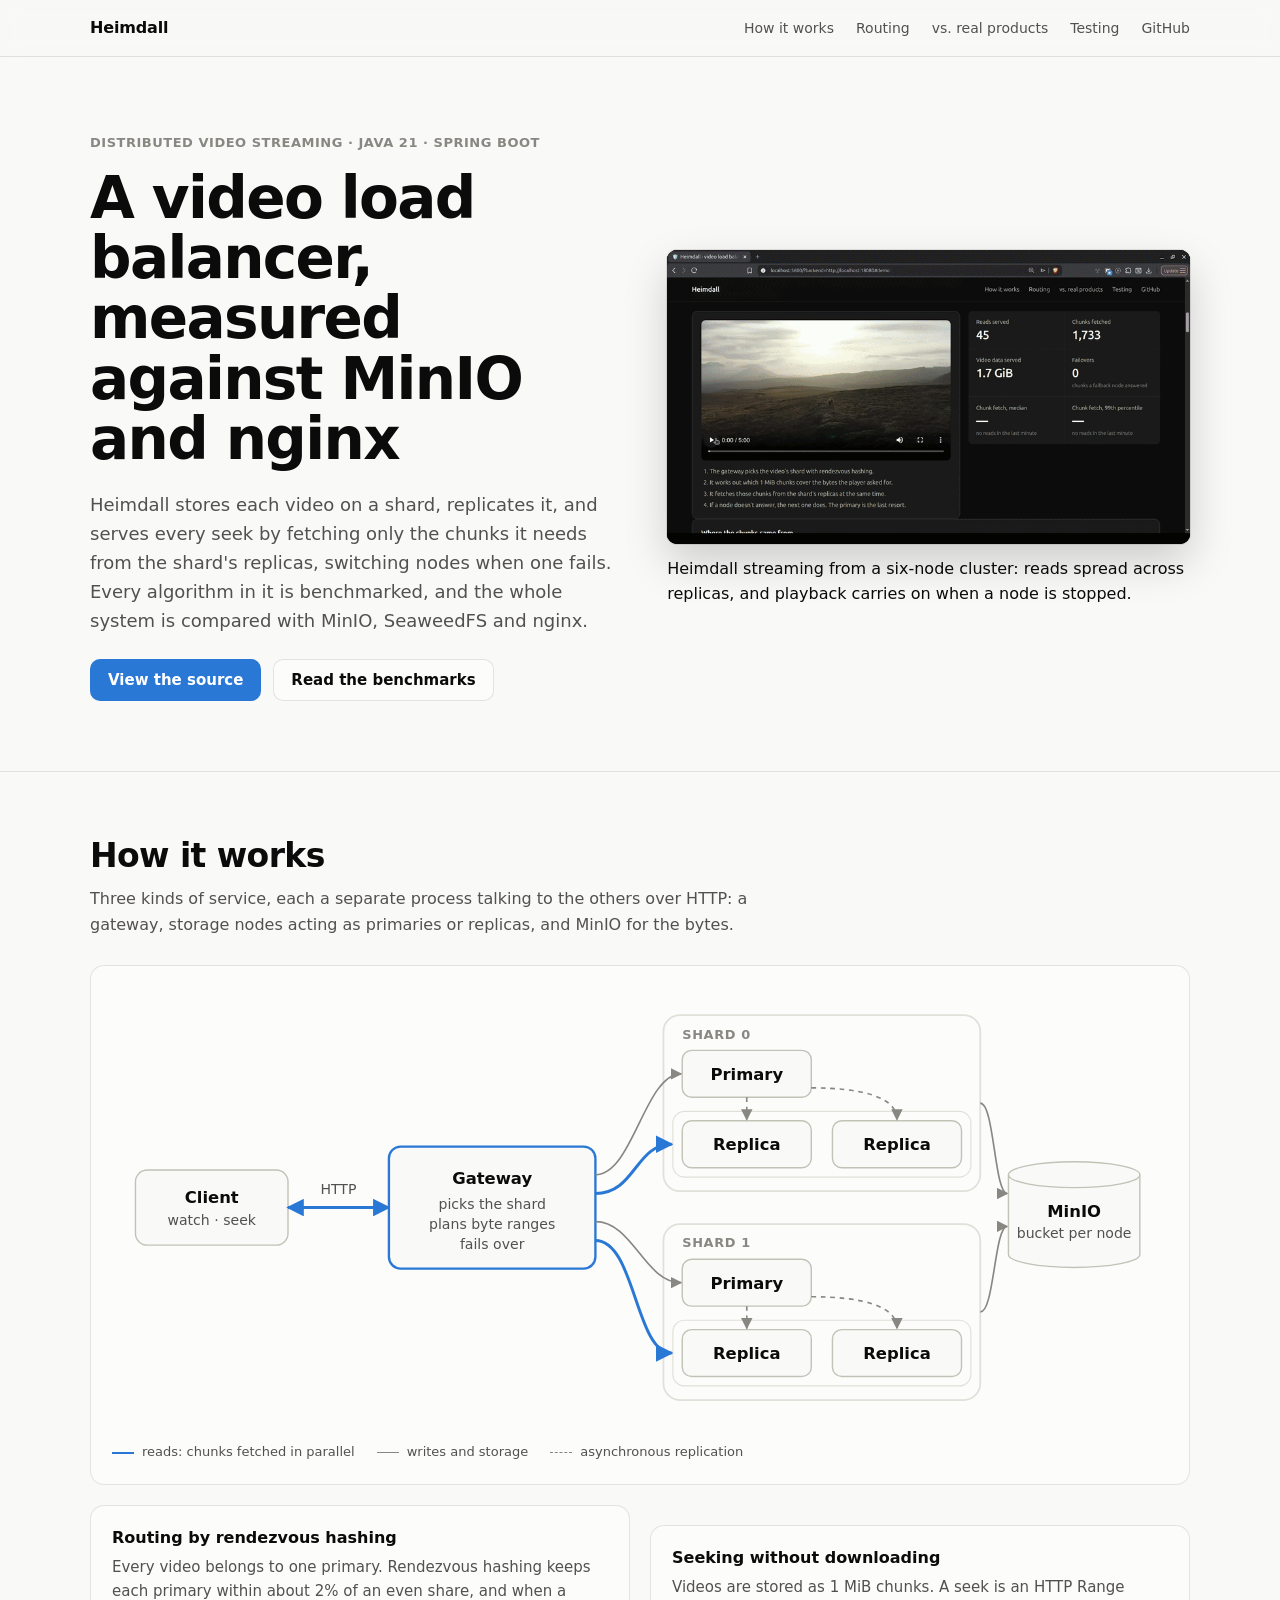
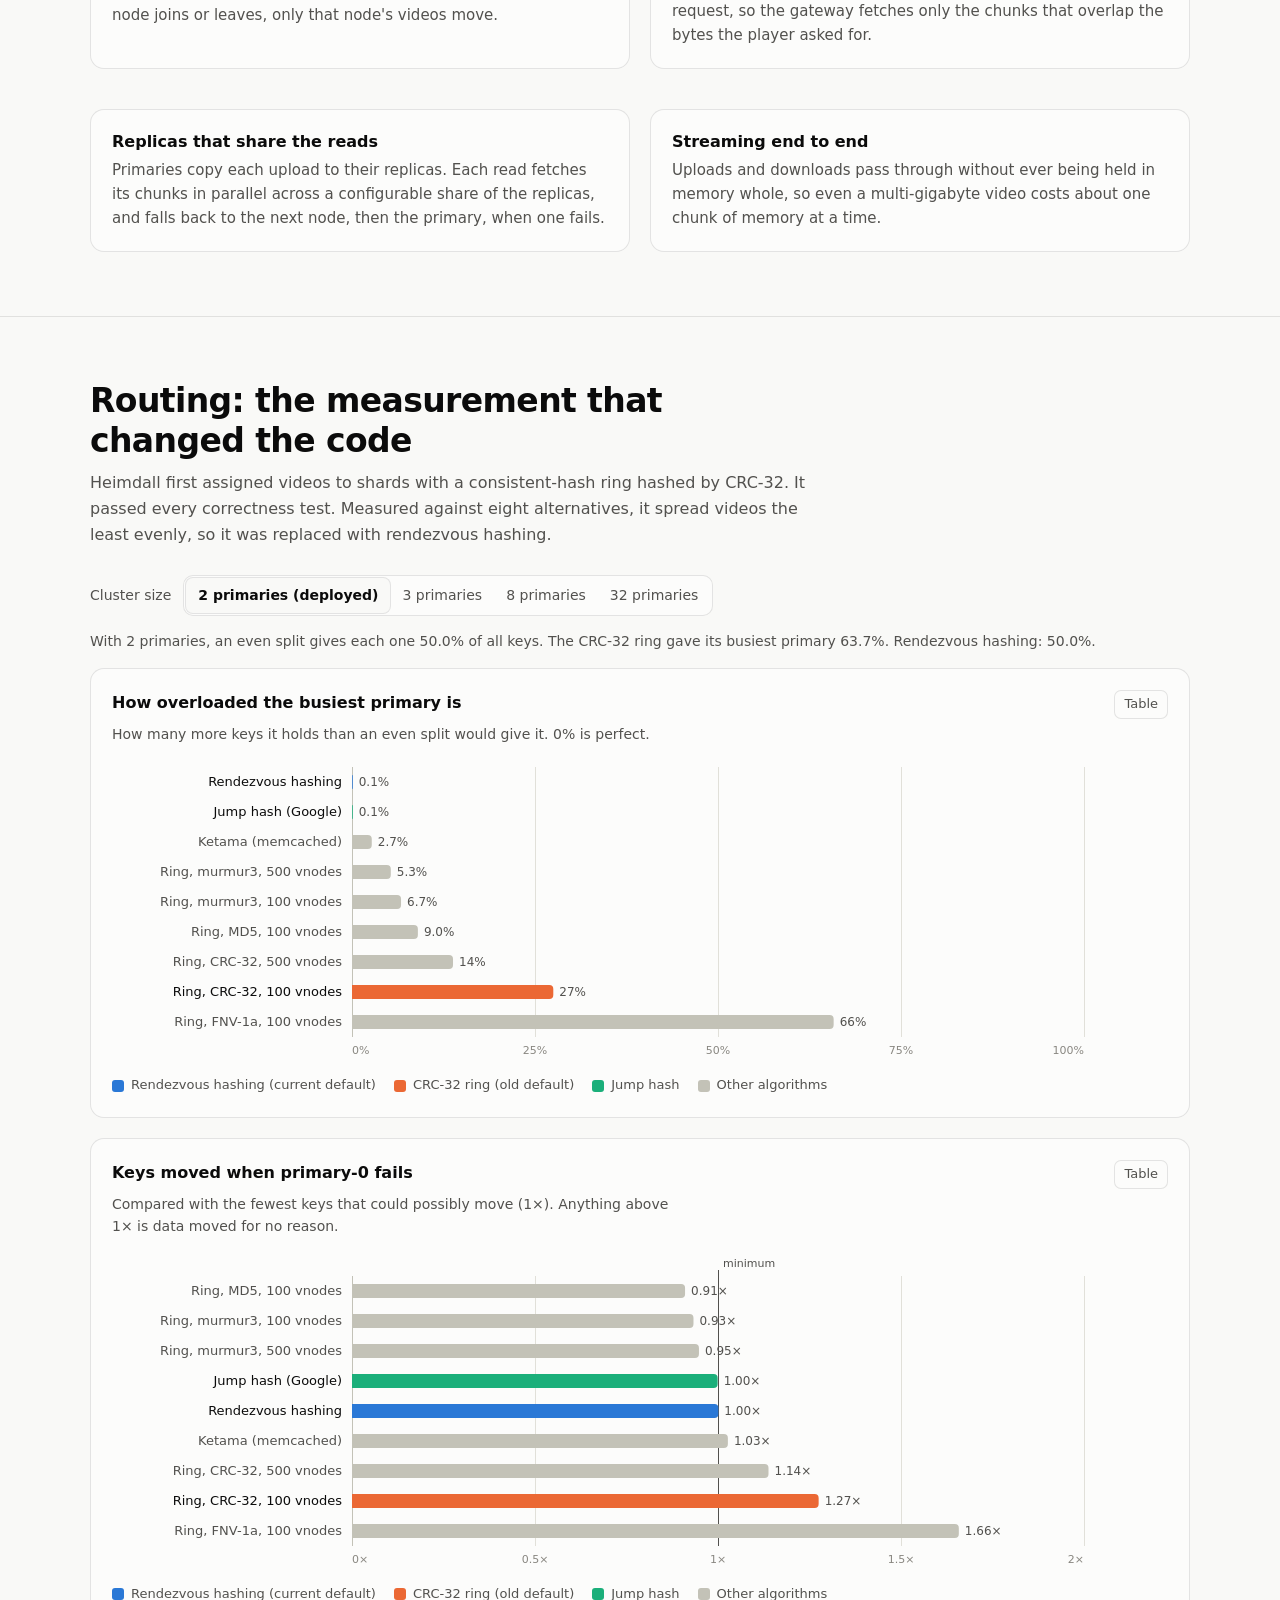
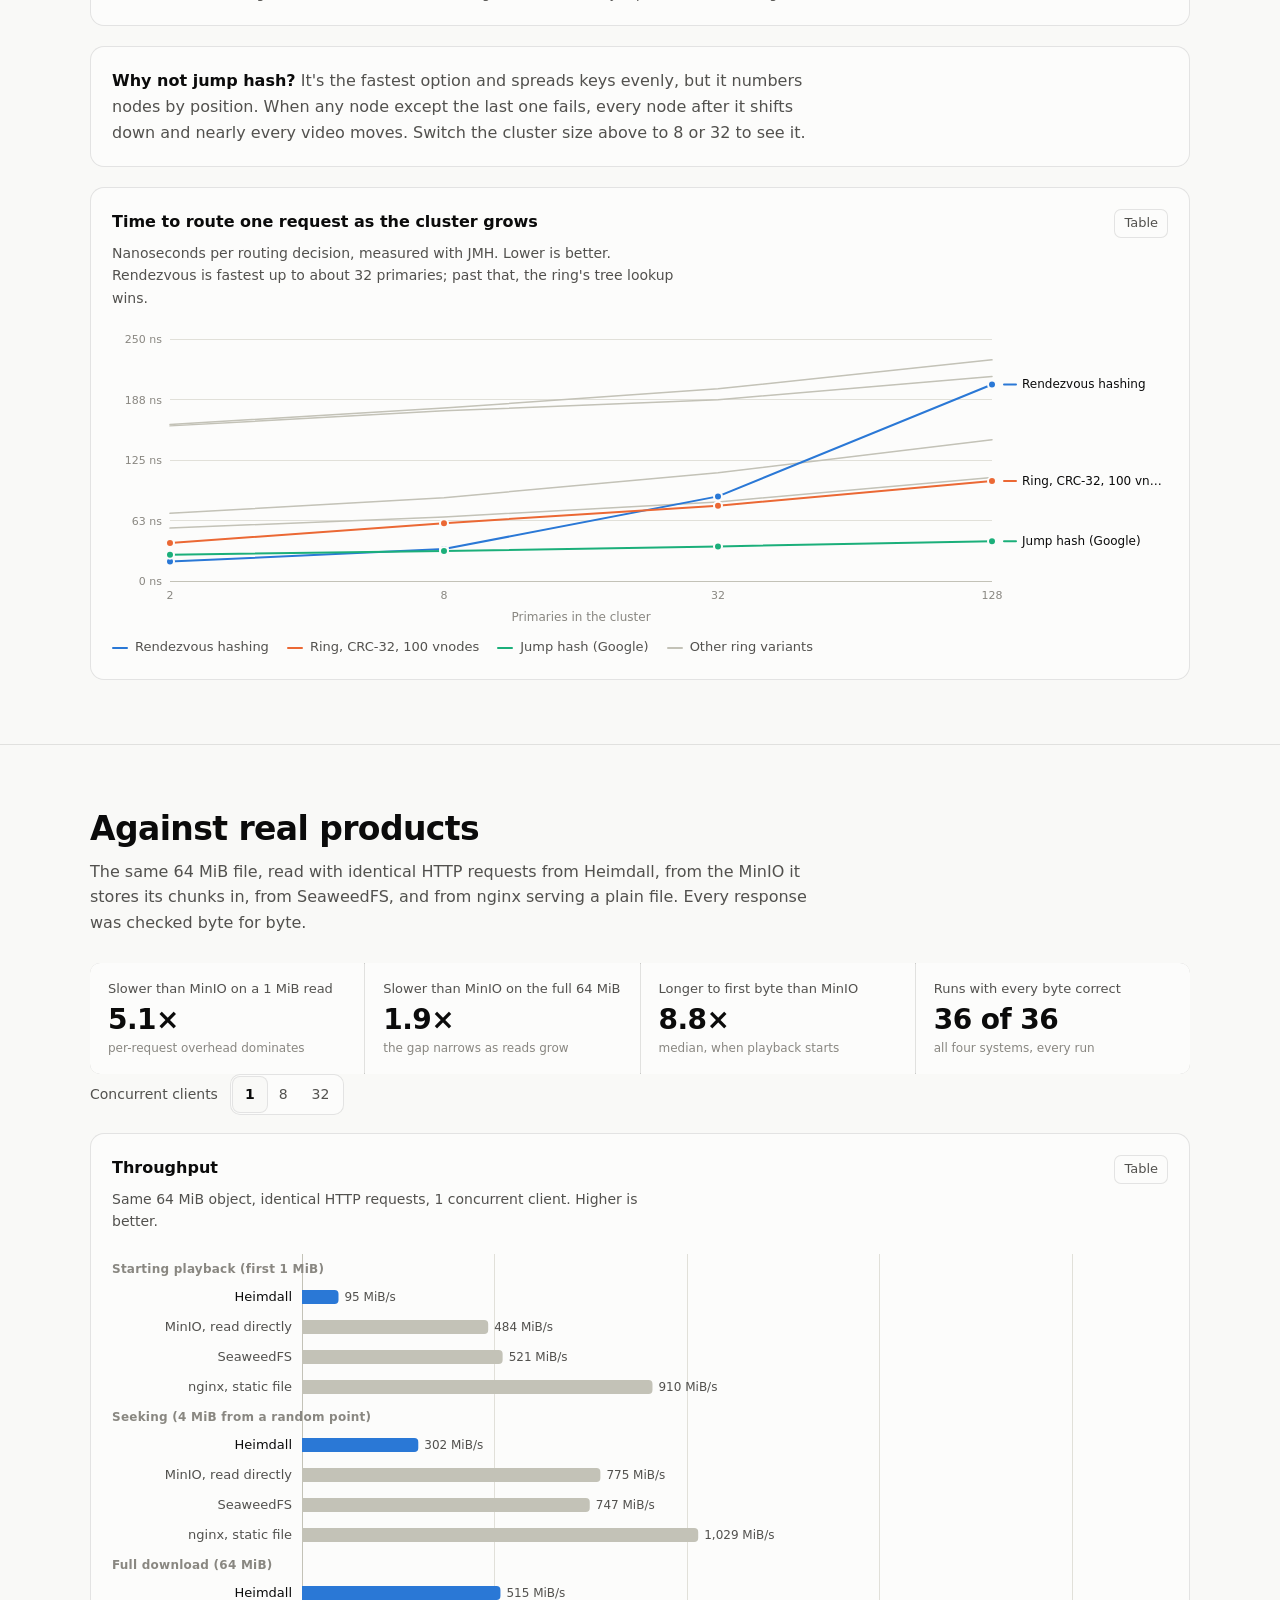
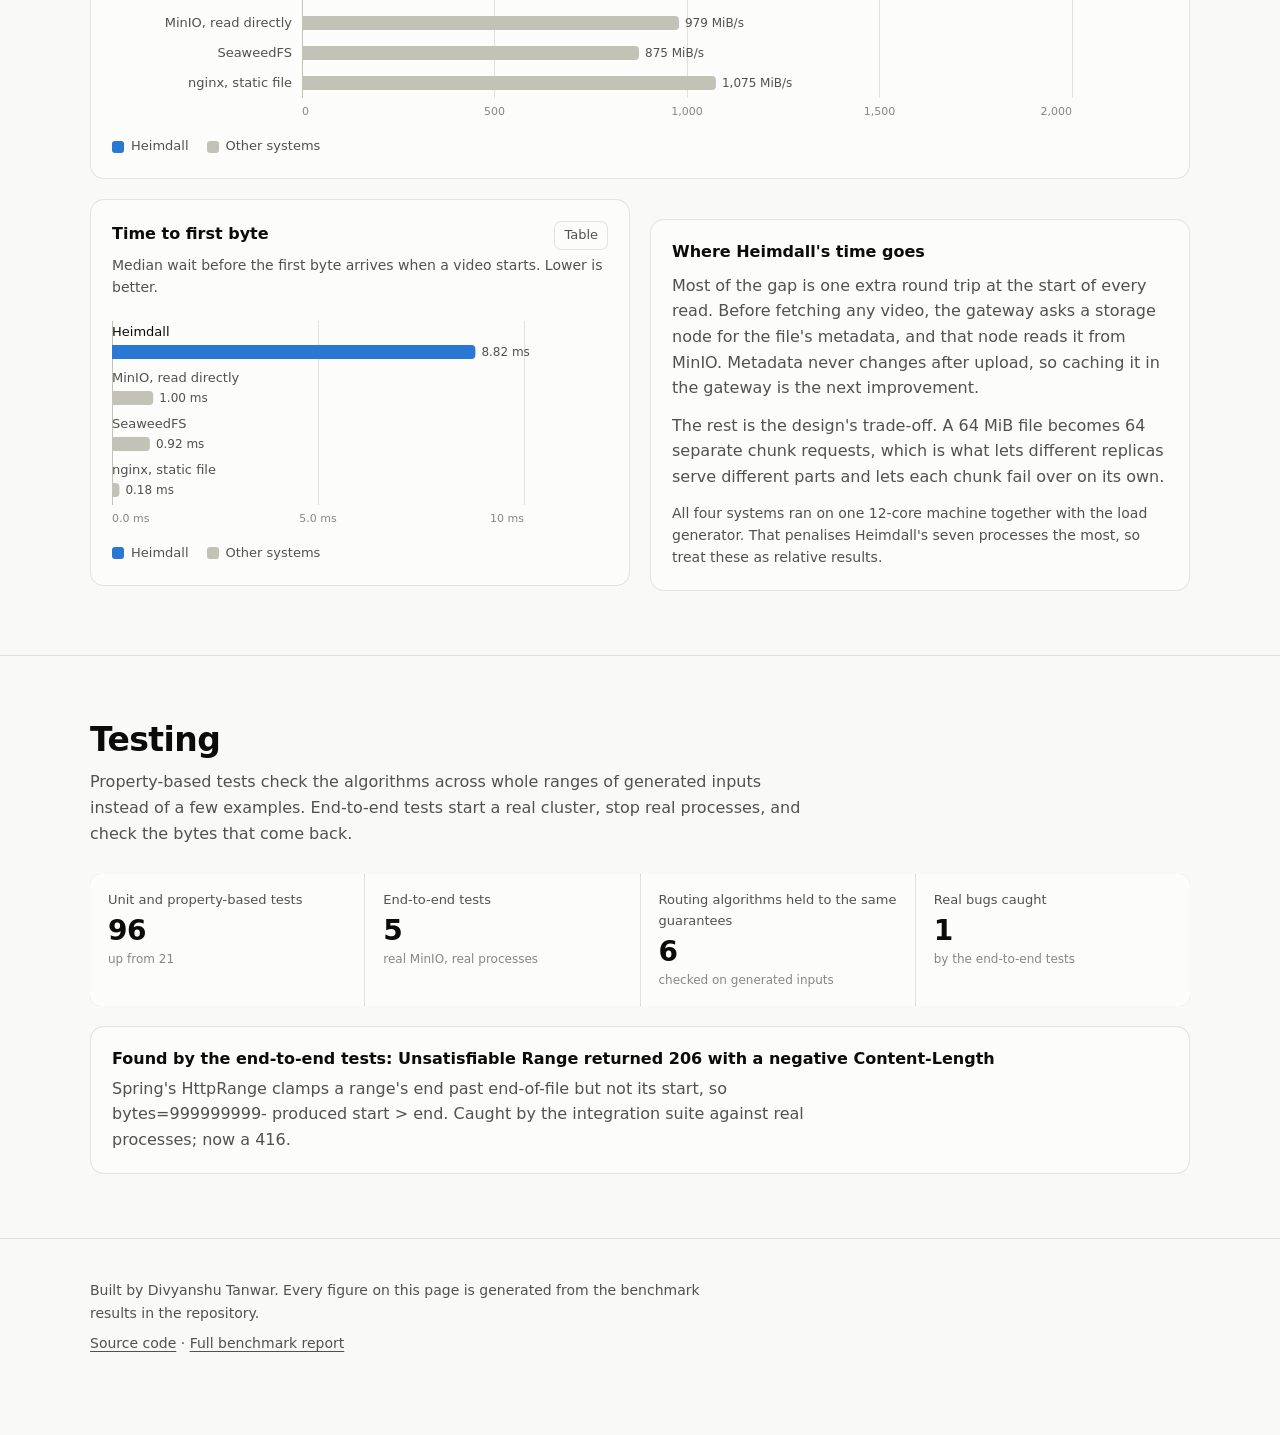
<file: docs/index.html>
<!doctype html>
<html lang="en">
<head>
  <meta charset="utf-8">
  <meta name="viewport" content="width=device-width, initial-scale=1">
  <title>Heimdall · video load balancer</title>
  <meta name="description" content="A distributed video-streaming load balancer in Java, benchmarked against MinIO, SeaweedFS and nginx.">
  <link rel="icon" href="data:image/svg+xml,<svg xmlns='http://www.w3.org/2000/svg' viewBox='0 0 100 100'><text y='.9em' font-size='90'>🛡️</text></svg>">
  <link rel="stylesheet" href="assets/style.css?v=b2f81eedc2">
  <script src="config.js?v=72645a1b37"></script>
  <script src="assets/charts.js?v=952330a318" defer></script>
  <script src="assets/app.js?v=f2c8cfe219" defer></script>
</head>
<body>
  <header class="site-header">
    <div class="wrap">
      <a class="brand" href="#top">Heimdall</a>
      <nav class="site-nav" aria-label="Sections">
        <a href="#how-it-works">How it works</a>
        <a href="#routing">Routing</a>
        <a href="#comparison">vs. real products</a>
        <a href="#testing">Testing</a>
        <a data-repo-link href="https://github.com/tanwar-div/Heimdall-distributed-video-streaming-service">GitHub</a>
      </nav>
    </div>
  </header>

  <main id="top">
    <section class="hero wrap">
      <div class="hero-grid">
        <div class="hero-copy">
          <p class="eyebrow">Distributed video streaming · Java 21 · Spring Boot</p>
          <h1>A video load balancer, measured against MinIO and nginx</h1>
          <p class="lede">Heimdall stores each video on a shard, replicates it, and serves every seek by fetching only the chunks it needs from the shard's replicas, switching nodes when one fails. Every algorithm in it is benchmarked, and the whole system is compared with MinIO, SeaweedFS and nginx.</p>
          <div class="hero-actions">
            <a class="button primary" data-repo-link href="https://github.com/tanwar-div/Heimdall-distributed-video-streaming-service">View the source</a>
            <a class="button" data-report-link href="https://github.com/tanwar-div/Heimdall-distributed-video-streaming-service/blob/main/BENCHMARKS.md">Read the benchmarks</a>
          </div>
          <div id="live-status" class="status-pill" role="status" aria-live="polite" hidden></div>
        </div>
        <figure id="hero-media" class="hero-media">
          <div class="video-frame"></div>
          <figcaption class="hint">Heimdall streaming from a six-node cluster: reads spread across replicas, and playback carries on when a node is stopped.</figcaption>
        </figure>
      </div>
    </section>

    <section id="live-section" class="section" hidden>
      <div class="wrap">
        <div class="section-head">
          <h2>Live cluster</h2>
          <p>A live view of a running Heimdall cluster. Press play, jump around the timeline, and watch which nodes serve the chunks.</p>
        </div>

        <div>
          <div class="live-grid">
            <div class="card">
              <div class="video-frame">
                <video id="live-video" controls preload="metadata" playsinline hidden></video>
                <div id="live-offline" class="video-offline">
                  <strong>Connecting</strong>
                  <span id="live-offline-message">Looking for the local cluster…</span>
                </div>
              </div>
              <ol class="steps">
                <li>The gateway picks the video's shard with rendezvous hashing.</li>
                <li>It works out which 1 MiB chunks cover the bytes the player asked for.</li>
                <li>It fetches those chunks from the shard's replicas at the same time.</li>
                <li>If a node doesn't answer, the next one does. The primary is the last resort.</li>
              </ol>
            </div>
            <div id="live-tiles" class="tiles" aria-label="Live cluster numbers"></div>
          </div>

          <div class="card">
            <div class="card-head">
              <h3>Where the chunks came from</h3>
            </div>
            <p id="live-balance" class="small muted"></p>
            <div id="live-nodes" class="node-list"></div>
          </div>
        </div>
      </div>
    </section>

    <section id="how-it-works" class="section">
      <div class="wrap">
        <div class="section-head">
          <h2>How it works</h2>
          <p>Three kinds of service, each a separate process talking to the others over HTTP: a gateway, storage nodes acting as primaries or replicas, and MinIO for the bytes.</p>
        </div>

        <figure class="card">
          <div class="diagram-wrap">
            <svg class="diagram" viewBox="0 0 900 376" role="img" aria-labelledby="diagram-title diagram-desc">
              <title id="diagram-title">Heimdall architecture</title>
              <desc id="diagram-desc">A client talks to the gateway over HTTP. The gateway writes to each shard's primary and reads chunks from the shard's replicas. Primaries replicate asynchronously to their replicas. Every node stores its chunks in MinIO.</desc>
              <defs>
                <marker id="dg-arrow" viewBox="0 0 10 10" refX="9" refY="5" markerWidth="7" markerHeight="7" orient="auto-start-reverse"><path class="dg-arrow" d="M0,0 L10,5 L0,10 z"/></marker>
                <marker id="dg-arrow-accent" viewBox="0 0 10 10" refX="9" refY="5" markerWidth="6" markerHeight="6" orient="auto-start-reverse"><path class="dg-arrow is-accent" d="M0,0 L10,5 L0,10 z"/></marker>
              </defs>

              <!-- client and gateway -->
              <rect class="dg-node" x="20" y="156" width="130" height="64" rx="10"/>
              <text class="dg-title" x="85" y="184" text-anchor="middle">Client</text>
              <text class="dg-sub" x="85" y="203" text-anchor="middle">watch · seek</text>

              <path class="dg-edge is-read" d="M150,188 H236" marker-start="url(#dg-arrow-accent)" marker-end="url(#dg-arrow-accent)"/>
              <text class="dg-sub" x="193" y="176" text-anchor="middle">HTTP</text>

              <rect class="dg-node is-gateway" x="236" y="136" width="176" height="104" rx="10"/>
              <text class="dg-title" x="324" y="168" text-anchor="middle">Gateway</text>
              <text class="dg-sub" x="324" y="189" text-anchor="middle">picks the shard</text>
              <text class="dg-sub" x="324" y="206" text-anchor="middle">plans byte ranges</text>
              <text class="dg-sub" x="324" y="223" text-anchor="middle">fails over</text>

              <!-- shard 0 -->
              <rect class="dg-group" x="470" y="24" width="270" height="150" rx="14"/>
              <text class="dg-label" x="486" y="44">SHARD 0</text>
              <rect class="dg-node" x="486" y="54" width="110" height="40" rx="8"/>
              <text class="dg-title" x="541" y="79" text-anchor="middle">Primary</text>
              <rect class="dg-subgroup" x="478" y="106" width="254" height="56" rx="10"/>
              <rect class="dg-node" x="486" y="114" width="110" height="40" rx="8"/>
              <text class="dg-title" x="541" y="139" text-anchor="middle">Replica</text>
              <rect class="dg-node" x="614" y="114" width="110" height="40" rx="8"/>
              <text class="dg-title" x="669" y="139" text-anchor="middle">Replica</text>
              <path class="dg-edge is-replication" d="M541,94 V113" marker-end="url(#dg-arrow)"/>
              <path class="dg-edge is-replication" d="M596,86 C640,86 669,94 669,113" marker-end="url(#dg-arrow)"/>

              <!-- shard 1 -->
              <rect class="dg-group" x="470" y="202" width="270" height="150" rx="14"/>
              <text class="dg-label" x="486" y="222">SHARD 1</text>
              <rect class="dg-node" x="486" y="232" width="110" height="40" rx="8"/>
              <text class="dg-title" x="541" y="257" text-anchor="middle">Primary</text>
              <rect class="dg-subgroup" x="478" y="284" width="254" height="56" rx="10"/>
              <rect class="dg-node" x="486" y="292" width="110" height="40" rx="8"/>
              <text class="dg-title" x="541" y="317" text-anchor="middle">Replica</text>
              <rect class="dg-node" x="614" y="292" width="110" height="40" rx="8"/>
              <text class="dg-title" x="669" y="317" text-anchor="middle">Replica</text>
              <path class="dg-edge is-replication" d="M541,272 V291" marker-end="url(#dg-arrow)"/>
              <path class="dg-edge is-replication" d="M596,264 C640,264 669,272 669,291" marker-end="url(#dg-arrow)"/>

              <!-- gateway to shards: writes to primaries, reads from replicas -->
              <path class="dg-edge" d="M412,160 C444,160 454,74 485,74" marker-end="url(#dg-arrow)"/>
              <path class="dg-edge is-read" d="M412,176 C446,176 446,134 477,134" marker-end="url(#dg-arrow-accent)"/>
              <path class="dg-edge" d="M412,200 C444,200 454,252 485,252" marker-end="url(#dg-arrow)"/>
              <path class="dg-edge is-read" d="M412,216 C446,216 446,312 477,312" marker-end="url(#dg-arrow-accent)"/>

              <!-- storage -->
              <path class="dg-edge" d="M740,99 C752,99 752,176 763,176" marker-end="url(#dg-arrow)"/>
              <path class="dg-edge" d="M740,277 C752,277 752,204 763,204" marker-end="url(#dg-arrow)"/>
              <path class="dg-node" d="M764,160 V228 A56,11 0 0 0 876,228 V160"/>
              <ellipse class="dg-node" cx="820" cy="160" rx="56" ry="11"/>
              <text class="dg-title" x="820" y="196" text-anchor="middle">MinIO</text>
              <text class="dg-sub" x="820" y="214" text-anchor="middle">bucket per node</text>
            </svg>
          </div>
          <div class="diagram-legend" aria-hidden="true">
            <span><span class="diagram-key is-read"></span>reads: chunks fetched in parallel</span>
            <span><span class="diagram-key"></span>writes and storage</span>
            <span><span class="diagram-key is-replication"></span>asynchronous replication</span>
          </div>
        </figure>

        <div class="features">
          <div class="card feature">
            <h3>Routing by rendezvous hashing</h3>
            <p>Every video belongs to one primary. Rendezvous hashing keeps each primary within about 2% of an even share, and when a node joins or leaves, only that node's videos move.</p>
          </div>
          <div class="card feature">
            <h3>Seeking without downloading</h3>
            <p>Videos are stored as 1 MiB chunks. A seek is an HTTP Range request, so the gateway fetches only the chunks that overlap the bytes the player asked for.</p>
          </div>
          <div class="card feature">
            <h3>Replicas that share the reads</h3>
            <p>Primaries copy each upload to their replicas. Each read fetches its chunks in parallel across a configurable share of the replicas, and falls back to the next node, then the primary, when one fails.</p>
          </div>
          <div class="card feature">
            <h3>Streaming end to end</h3>
            <p>Uploads and downloads pass through without ever being held in memory whole, so even a multi-gigabyte video costs about one chunk of memory at a time.</p>
          </div>
        </div>
      </div>
    </section>

    <section id="routing" class="section">
      <div class="wrap">
        <div class="section-head">
          <h2>Routing: the measurement that changed the code</h2>
          <p>Heimdall first assigned videos to shards with a consistent-hash ring hashed by CRC-32. It passed every correctness test. Measured against eight alternatives, it spread videos the least evenly, so it was replaced with rendezvous hashing.</p>
        </div>

        <div id="routing-scope"></div>
        <p id="routing-summary" class="lead-note small muted"></p>
        <figure id="chart-peak" class="card"></figure>
        <figure id="chart-churn" class="card"></figure>

        <div class="card prose">
          <p><strong>Why not jump hash?</strong> It's the fastest option and spreads keys evenly, but it numbers nodes by position. When any node except the last one fails, every node after it shifts down and nearly every video moves. Switch the cluster size above to 8 or 32 to see it.</p>
        </div>

        <figure id="chart-lookup" class="card"></figure>
      </div>
    </section>

    <section id="comparison" class="section">
      <div class="wrap">
        <div class="section-head">
          <h2>Against real products</h2>
          <p>The same 64 MiB file, read with identical HTTP requests from Heimdall, from the MinIO it stores its chunks in, from SeaweedFS, and from nginx serving a plain file. Every response was checked byte for byte.</p>
        </div>

        <div id="e2e-tiles" class="tiles is-wide"></div>
        <div id="e2e-scope" class="after-tiles"></div>
        <figure id="chart-throughput" class="card"></figure>
        <div class="grid-2">
          <figure id="chart-ttfb" class="card"></figure>
          <div class="card prose">
            <h3>Where Heimdall's time goes</h3>
            <p>Most of the gap is one extra round trip at the start of every read. Before fetching any video, the gateway asks a storage node for the file's metadata, and that node reads it from MinIO. Metadata never changes after upload, so caching it in the gateway is the next improvement.</p>
            <p>The rest is the design's trade-off. A 64 MiB file becomes 64 separate chunk requests, which is what lets different replicas serve different parts and lets each chunk fail over on its own.</p>
            <p class="small">All four systems ran on one 12-core machine together with the load generator. That penalises Heimdall's seven processes the most, so treat these as relative results.</p>
          </div>
        </div>
      </div>
    </section>

    <section id="testing" class="section">
      <div class="wrap">
        <div class="section-head">
          <h2>Testing</h2>
          <p>Property-based tests check the algorithms across whole ranges of generated inputs instead of a few examples. End-to-end tests start a real cluster, stop real processes, and check the bytes that come back.</p>
        </div>
        <div id="test-tiles" class="tiles is-wide"></div>
        <div class="card bug-card">
          <h3>Found by the end-to-end tests: <span id="bug-summary"></span></h3>
          <p id="bug-detail"></p>
        </div>
      </div>
    </section>
  </main>

  <footer class="site-footer">
    <div class="wrap">
      <p>Built by Divyanshu Tanwar. Every figure on this page is generated from the benchmark results in the repository.</p>
      <p><a data-repo-link href="https://github.com/tanwar-div/Heimdall-distributed-video-streaming-service">Source code</a> · <a data-report-link href="https://github.com/tanwar-div/Heimdall-distributed-video-streaming-service/blob/main/BENCHMARKS.md">Full benchmark report</a></p>
    </div>
  </footer>
</body>
</html>
</file>
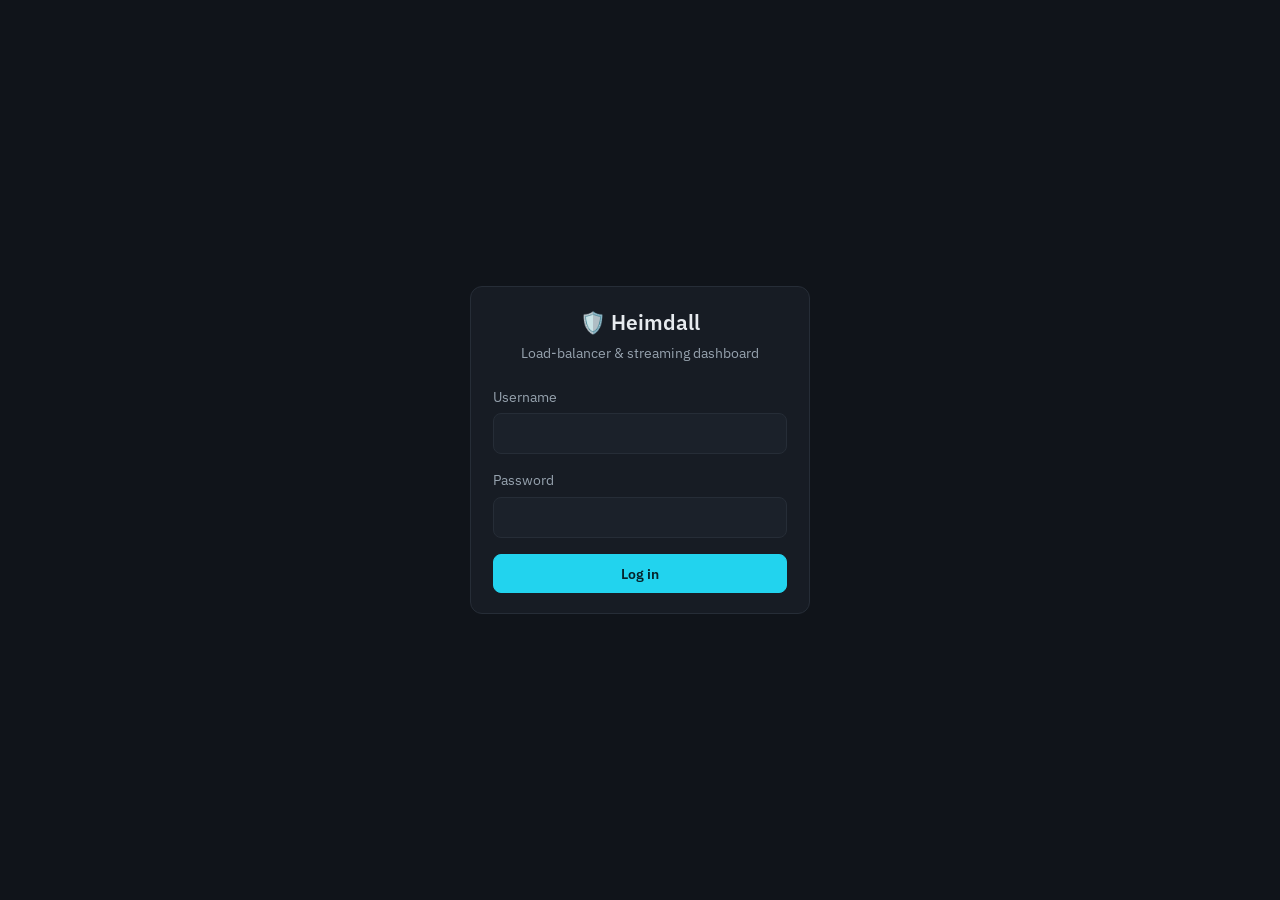
<file: Frontend/library.html>
<!DOCTYPE html>
<html lang="en">
<head>
  <meta charset="UTF-8" />
  <meta name="viewport" content="width=device-width, initial-scale=1.0" />
  <title>Heimdall Dashboard - Library</title>
  <link rel="stylesheet" href="css/style.css" />
</head>
<body>
  <nav class="topnav">
    <div class="brand">🛡️ Heimdall</div>
    <div class="links">
      <a href="dashboard.html">Dashboard</a>
      <a href="upload.html">Upload</a>
      <a href="library.html" class="active">Library</a>
    </div>
    <button id="logoutBtn" class="ghost">Log out</button>
  </nav>

  <main class="page">
    <div style="display:flex; align-items:baseline; justify-content:space-between;">
      <div>
        <h1>Library</h1>
        <p class="subtitle">Every object known across the cluster (best-effort union across all primaries).</p>
      </div>
      <button id="refreshBtn">Refresh</button>
    </div>

    <div id="libraryError" class="message error hidden"></div>

    <div class="card" style="margin-bottom:20px;">
      <table>
        <thead>
          <tr><th>Object ID</th><th style="text-align:right;">Actions</th></tr>
        </thead>
        <tbody id="objectRows"></tbody>
      </table>
      <div id="emptyState" class="empty-state hidden">No objects uploaded yet.</div>
    </div>

    <div id="playerCard" class="card hidden" style="margin-bottom:20px;">
      <h2 id="playerTitle">Now playing</h2>
      <video id="player" controls></video>
    </div>

    <div id="infoCard" class="card hidden">
      <h2 id="infoTitle">Routing decision</h2>
      <div id="infoBody" class="code-block"></div>
    </div>
  </main>

  <script src="js/config.js"></script>
  <script src="js/auth.js"></script>
  <script src="js/api.js"></script>
  <script src="js/library.js"></script>
</body>
</html>
</file>
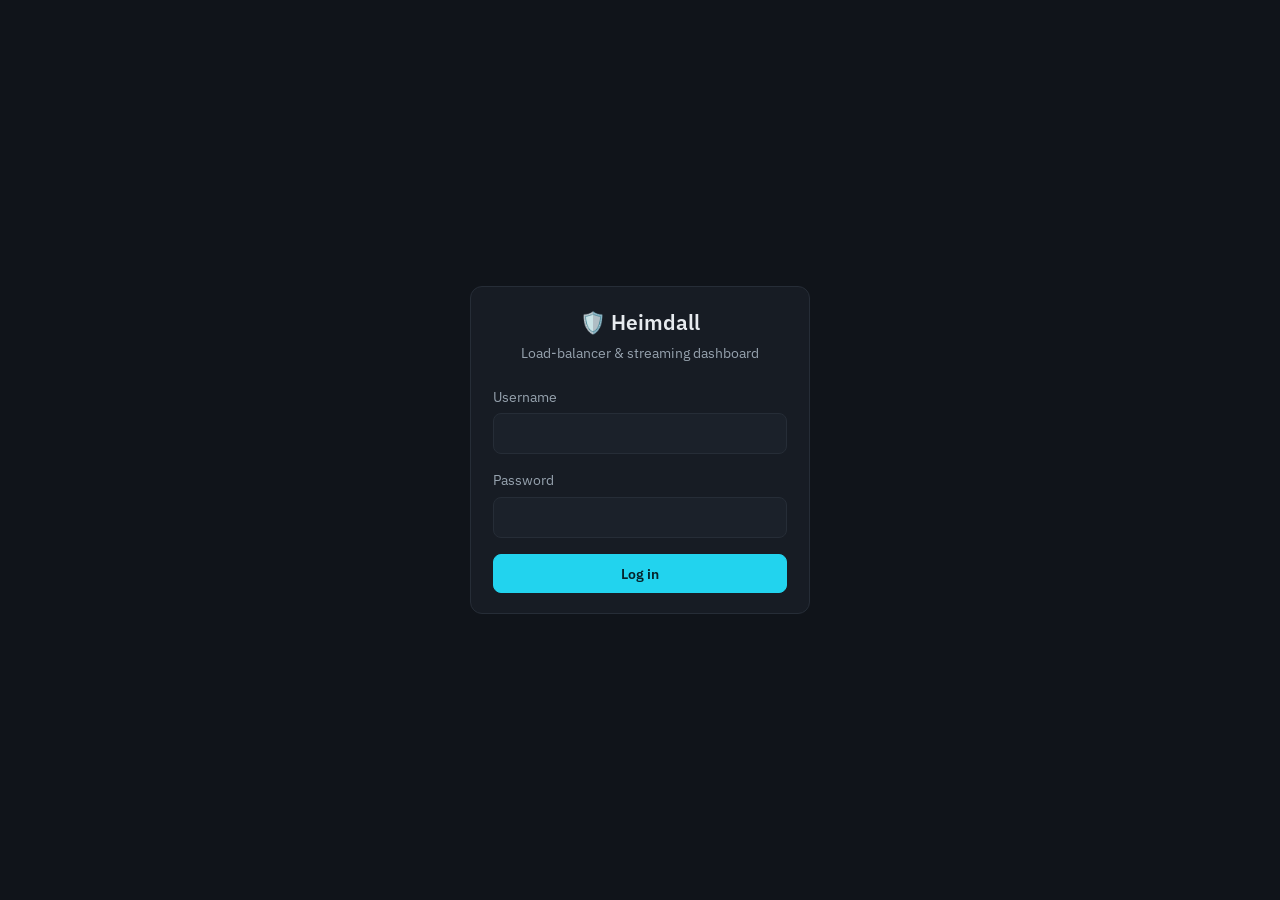
<file: Frontend/login.html>
<!DOCTYPE html>
<html lang="en">
<head>
  <meta charset="UTF-8" />
  <meta name="viewport" content="width=device-width, initial-scale=1.0" />
  <title>Heimdall Dashboard - Log In</title>
  <link rel="stylesheet" href="css/style.css" />
</head>
<body>
  <div class="login-shell">
    <div class="card login-card">
      <div class="brand">🛡️ Heimdall</div>
      <div class="tagline">Load-balancer &amp; streaming dashboard</div>

      <div id="loginError" class="message error hidden"></div>

      <form id="loginForm">
        <div class="field">
          <label for="username">Username</label>
          <input type="text" id="username" autocomplete="username" required />
        </div>
        <div class="field">
          <label for="password">Password</label>
          <input type="password" id="password" autocomplete="current-password" required />
        </div>
        <button type="submit" class="primary" style="width:100%;">Log in</button>
      </form>
    </div>
  </div>

  <script src="js/config.js"></script>
  <script>
    document.getElementById("loginForm").addEventListener("submit", (e) => {
      e.preventDefault();
      const username = document.getElementById("username").value.trim();
      const password = document.getElementById("password").value;
      const errorBox = document.getElementById("loginError");

      const ok = username === HEIMDALL_CONFIG.LOGIN_USERNAME && password === HEIMDALL_CONFIG.LOGIN_PASSWORD;
      if (ok) {
        sessionStorage.setItem("heimdall_auth", "ok");
        window.location.href = "dashboard.html";
      } else {
        errorBox.textContent = "Invalid username or password.";
        errorBox.classList.remove("hidden");
      }
    });

    // Already logged in? Skip straight to the dashboard.
    if (sessionStorage.getItem("heimdall_auth") === "ok") {
      window.location.href = "dashboard.html";
    }
  </script>
</body>
</html>
</file>
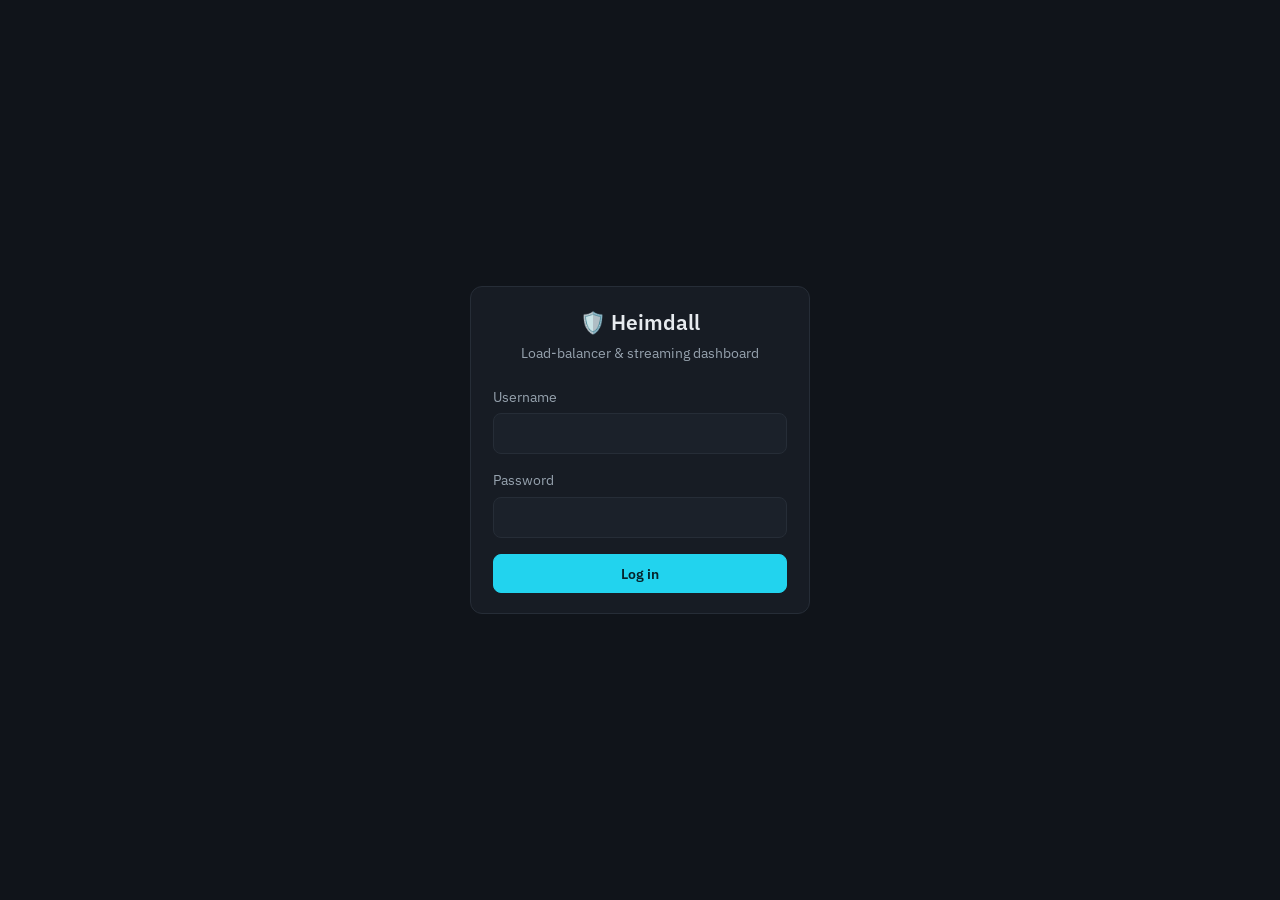
<file: Frontend/upload.html>
<!DOCTYPE html>
<html lang="en">
<head>
  <meta charset="UTF-8" />
  <meta name="viewport" content="width=device-width, initial-scale=1.0" />
  <title>Heimdall Dashboard - Upload</title>
  <link rel="stylesheet" href="css/style.css" />
</head>
<body>
  <nav class="topnav">
    <div class="brand">🛡️ Heimdall</div>
    <div class="links">
      <a href="dashboard.html">Dashboard</a>
      <a href="upload.html" class="active">Upload</a>
      <a href="library.html">Library</a>
    </div>
    <button id="logoutBtn" class="ghost">Log out</button>
  </nav>

  <main class="page" style="max-width:560px;">
    <h1>Upload a video</h1>
    <p class="subtitle">Routed to its owning primary by consistent hashing, then replicated asynchronously.</p>

    <div class="card">
      <form id="uploadForm">
        <div class="field">
          <label for="objectId">Object ID (optional - defaults to the filename)</label>
          <input type="text" id="objectId" placeholder="e.g. beach-sunset" />
        </div>
        <div class="field">
          <label for="fileInput">Video file</label>
          <input type="file" id="fileInput" accept="video/*" required />
        </div>
        <button type="submit" id="uploadBtn" class="primary" style="width:100%;">Upload</button>
      </form>
    </div>

    <div id="uploadMessage" class="message hidden" style="margin-top:16px;"></div>
    <div id="uploadResult" class="card hidden" style="margin-top:16px;">
      <h2>Stored</h2>
      <div id="uploadResultBody" class="code-block"></div>
    </div>
  </main>

  <script src="js/config.js"></script>
  <script src="js/auth.js"></script>
  <script src="js/api.js"></script>
  <script src="js/upload.js"></script>
</body>
</html>
</file>
<file: docs/assets/style.css>
/* Colour roles follow one documented, colourblind-validated palette. Light is
   the default; dark is its own set of steps, not an automatic inversion. */
:root {
  color-scheme: light;
  --page: #f9f9f7;
  --surface: #fcfcfb;
  --ink: #0b0b0b;
  --ink-2: #52514e;
  --muted: #898781;
  --grid: #e1e0d9;
  --axis: #c3c2b7;
  --ring: rgba(11, 11, 11, 0.10);
  --accent: #2a78d6;
  --series-2: #eb6834;
  --series-3: #1baf7a;
  --context: #c3c2b7;
  --context-opacity: 1;
  --good: #0ca30c;
  --serious: #ec835a;
  --critical: #d03b3b;
  --radius: 14px;
  --font: system-ui, -apple-system, "Segoe UI", sans-serif;
  --mono: ui-monospace, "SF Mono", "Cascadia Mono", Menlo, monospace;
}

@media (prefers-color-scheme: dark) {
  :root:not([data-theme="light"]) {
    color-scheme: dark;
    --page: #0d0d0d;
    --surface: #1a1a19;
    --ink: #ffffff;
    --ink-2: #c3c2b7;
    --muted: #898781;
    --grid: #2c2c2a;
    --axis: #383835;
    --ring: rgba(255, 255, 255, 0.10);
    --accent: #3987e5;
    --series-2: #d95926;
    --series-3: #199e70;
    --context: #898781;
    --context-opacity: 0.6;
  }
}

:root[data-theme="dark"] {
  color-scheme: dark;
  --page: #0d0d0d;
  --surface: #1a1a19;
  --ink: #ffffff;
  --ink-2: #c3c2b7;
  --muted: #898781;
  --grid: #2c2c2a;
  --axis: #383835;
  --ring: rgba(255, 255, 255, 0.10);
  --accent: #3987e5;
  --series-2: #d95926;
  --series-3: #199e70;
  --context: #898781;
  --context-opacity: 0.6;
}

* { box-sizing: border-box; }
[hidden] { display: none !important; }
html { scroll-behavior: smooth; scroll-padding-top: 72px; }
body {
  margin: 0;
  background: var(--page);
  color: var(--ink);
  font: 16px/1.6 var(--font);
  -webkit-font-smoothing: antialiased;
}
a { color: inherit; text-underline-offset: 3px; }
:focus-visible { outline: 2px solid var(--accent); outline-offset: 2px; }
code {
  font-family: var(--mono);
  font-size: 0.88em;
  padding: 1px 5px;
  border-radius: 5px;
  background: color-mix(in srgb, var(--ink) 7%, transparent);
}

.wrap { width: min(1100px, 100% - 40px); margin-inline: auto; }

/* ---- header ---- */
.site-header {
  position: sticky;
  top: 0;
  z-index: 10;
  background: color-mix(in srgb, var(--page) 86%, transparent);
  backdrop-filter: blur(10px);
  border-bottom: 1px solid var(--ring);
}
.site-header .wrap { display: flex; align-items: center; justify-content: space-between; gap: 20px; height: 56px; }
.brand { font-weight: 650; letter-spacing: -0.01em; text-decoration: none; }
.site-nav { display: flex; gap: 22px; font-size: 14px; color: var(--ink-2); overflow-x: auto; scrollbar-width: none; }
.site-nav a { text-decoration: none; white-space: nowrap; }
.site-nav a:hover { color: var(--ink); }

/* ---- hero ---- */
.hero { padding: 76px 0 48px; }
.eyebrow { margin: 0 0 14px; font-size: 13px; font-weight: 600; letter-spacing: 0.04em; text-transform: uppercase; color: var(--muted); }
h1 { margin: 0; max-width: 17ch; font-size: clamp(34px, 5.4vw, 58px); line-height: 1.04; letter-spacing: -0.028em; font-weight: 700; }
.lede { max-width: 62ch; margin: 22px 0 30px; font-size: 18px; color: var(--ink-2); }

.status-pill {
  display: inline-flex;
  align-items: center;
  gap: 10px;
  padding: 8px 16px 8px 10px;
  border-radius: 999px;
  background: var(--surface);
  box-shadow: inset 0 0 0 1px var(--ring);
  font-size: 14px;
  color: var(--ink-2);
}
.status-icon {
  display: inline-grid;
  place-items: center;
  flex: none;
  width: 18px;
  height: 18px;
  border-radius: 50%;
  font-size: 11px;
  font-weight: 700;
  line-height: 1;
  color: #fff;
  background: var(--muted);
}
.status-icon.is-good { background: var(--good); }
.status-icon.is-serious { background: var(--serious); }
.status-icon.is-critical { background: var(--critical); }

/* ---- sections ---- */
.section { padding: 64px 0; border-top: 1px solid var(--ring); }
.section-head { max-width: 72ch; margin-bottom: 28px; }
.section-head p { margin: 0; color: var(--ink-2); }
h2 { margin: 0 0 10px; font-size: clamp(25px, 3vw, 33px); line-height: 1.2; letter-spacing: -0.018em; }
h3 { margin: 0; font-size: 16px; font-weight: 600; line-height: 1.35; }
.muted { color: var(--ink-2); }
.small { font-size: 14px; }

.card { margin: 0; padding: 22px; border-radius: var(--radius); background: var(--surface); box-shadow: inset 0 0 0 1px var(--ring); }
.card + .card, .grid-2 + .card, .card + .grid-2 { margin-top: 20px; }
.grid-2 { display: grid; grid-template-columns: repeat(2, minmax(0, 1fr)); gap: 20px; align-items: start; }
.live-grid { display: grid; grid-template-columns: minmax(0, 1.4fr) minmax(0, 1fr); gap: 20px; align-items: start; }
@media (max-width: 880px) { .grid-2, .live-grid { grid-template-columns: 1fr; } }

.prose p { margin: 0 0 12px; max-width: 70ch; color: var(--ink-2); }
.prose p:last-child { margin-bottom: 0; }
.prose strong { color: var(--ink); font-weight: 600; }
.steps { margin: 14px 0 0; padding-left: 20px; color: var(--ink-2); font-size: 14px; }
.steps li + li { margin-top: 4px; }

/* ---- live video ---- */
.video-frame { position: relative; aspect-ratio: 16 / 9; overflow: hidden; border-radius: 10px; background: #000; }
.video-frame video { display: block; width: 100%; height: 100%; background: #000; }
.video-offline { position: absolute; inset: 0; display: grid; place-content: center; gap: 6px; padding: 28px; text-align: center; background: #121211; color: #c3c2b7; }
.video-offline strong { color: #fff; font-size: 17px; font-weight: 600; }

/* ---- stat tiles ---- */
.tiles {
  display: grid;
  grid-template-columns: repeat(2, minmax(0, 1fr));
  gap: 1px;
  overflow: hidden;
  border-radius: 10px;
  background: var(--ring);
  box-shadow: inset 0 0 0 1px var(--ring);
}
.tiles.is-wide { grid-template-columns: repeat(4, minmax(0, 1fr)); }
@media (max-width: 760px) { .tiles.is-wide { grid-template-columns: repeat(2, minmax(0, 1fr)); } }
.tile { padding: 16px 18px; background: var(--surface); }
.tile-label { margin: 0; font-size: 13px; color: var(--ink-2); }
.tile-value { margin: 4px 0 0; font-size: 28px; font-weight: 650; line-height: 1.15; letter-spacing: -0.02em; }
.tile-note { margin: 3px 0 0; font-size: 12px; color: var(--muted); }

/* ---- live node traffic ---- */
.card-head { display: flex; flex-wrap: wrap; align-items: baseline; justify-content: space-between; gap: 6px 16px; }
.node-list { margin-top: 10px; }
.node-group { margin: 16px 0 6px; font-size: 12px; font-weight: 600; letter-spacing: 0.03em; text-transform: uppercase; color: var(--muted); }
.node-row { display: grid; grid-template-columns: 190px minmax(0, 1fr) 210px; align-items: center; gap: 14px; min-height: 32px; font-size: 14px; border-radius: 6px; }
.node-name { display: flex; align-items: center; gap: 8px; min-width: 0; }
.node-label { overflow: hidden; white-space: nowrap; text-overflow: ellipsis; }
.node-state { color: var(--muted); font-size: 12px; }
.node-bar { width: 0; height: 14px; border-radius: 0 4px 4px 0; background: var(--accent); transition: width 0.6s ease; }
.node-row.is-down .node-bar { background: var(--context); opacity: var(--context-opacity); }
.node-value { text-align: right; white-space: nowrap; color: var(--ink-2); font-variant-numeric: tabular-nums; }
.node-rate { color: var(--muted); }
.empty-note { margin: 12px 0 0; font-size: 14px; color: var(--ink-2); }
@media (max-width: 640px) {
  .node-row { grid-template-columns: 130px minmax(0, 1fr); row-gap: 2px; padding-bottom: 6px; }
  .node-value { grid-column: 1 / -1; text-align: left; }
}
@media (prefers-reduced-motion: reduce) { .node-bar { transition: none; } html { scroll-behavior: auto; } }

/* ---- scope controls ---- */
.scope { display: flex; flex-wrap: wrap; align-items: center; gap: 8px 12px; margin: 0 0 18px; font-size: 14px; color: var(--ink-2); }
.scope-buttons { display: inline-flex; flex-wrap: wrap; padding: 3px; border-radius: 10px; background: var(--surface); box-shadow: inset 0 0 0 1px var(--ring); }
.scope-buttons button { font: inherit; padding: 6px 12px; border: 0; border-radius: 7px; background: transparent; color: var(--ink-2); cursor: pointer; }
.scope-buttons button:hover { color: var(--ink); }
.scope-buttons button[aria-pressed="true"] { background: var(--page); color: var(--ink); font-weight: 600; box-shadow: 0 0 0 1px var(--ring); }

/* ---- charts ---- */
.chart-head { display: flex; align-items: baseline; justify-content: space-between; gap: 12px; }
.chart-caption { margin: 4px 0 16px; max-width: 64ch; font-size: 14px; color: var(--ink-2); }
.chart-toggle { flex: none; font: inherit; font-size: 13px; padding: 4px 10px; border: 0; border-radius: 7px; background: transparent; color: var(--ink-2); box-shadow: inset 0 0 0 1px var(--ring); cursor: pointer; }
.chart-toggle:hover { color: var(--ink); }
.chart-plot svg { display: block; width: 100%; height: auto; overflow: visible; }
.chart svg text { font-family: var(--font); }
.tick { font-size: 11px; fill: var(--muted); font-variant-numeric: tabular-nums; }
.axis-title { font-size: 12px; fill: var(--muted); }
.grid-line { stroke: var(--grid); stroke-width: 1; shape-rendering: crispEdges; }
.axis-line { stroke: var(--axis); stroke-width: 1; shape-rendering: crispEdges; }
.reference-line { stroke: var(--ink-2); stroke-width: 1; shape-rendering: crispEdges; }
.reference-label { font-size: 11px; fill: var(--ink-2); }
.bar-label { font-size: 13px; fill: var(--ink); }
.bar-label.is-context { fill: var(--ink-2); }
.bar-value { font-size: 12px; fill: var(--ink-2); font-variant-numeric: tabular-nums; }
.group-label { font-size: 12px; font-weight: 600; letter-spacing: 0.02em; fill: var(--muted); }
.bar { transition: filter 0.15s ease; }
.bar.is-hover { filter: brightness(1.15); }
.series-line { fill: none; stroke-width: 2; stroke-linejoin: round; stroke-linecap: round; }
.series-marker { stroke: var(--surface); stroke-width: 2; }
.end-key { stroke-width: 2; stroke-linecap: round; }
.end-label { font-size: 12px; fill: var(--ink); }
.crosshair { stroke: var(--axis); stroke-width: 1; shape-rendering: crispEdges; pointer-events: none; }
.hit { fill: transparent; outline: none; }
.hit:focus-visible { stroke: var(--accent); stroke-width: 2; }

.tone-accent { --tone: var(--accent); }
.tone-series-2 { --tone: var(--series-2); }
.tone-series-3 { --tone: var(--series-3); }
.tone-context { --tone: var(--context); }
.bar { fill: var(--tone); }
.series-line { stroke: var(--tone); }
.series-marker { fill: var(--tone); }
.end-key { stroke: var(--tone); }
.bar.tone-context, .series-line.tone-context, .legend-key.tone-context, .chart-tip-key.tone-context { opacity: var(--context-opacity); }
.series-line.tone-context { stroke-width: 1.5; }

.chart-legend { display: flex; flex-wrap: wrap; gap: 6px 18px; margin-top: 12px; font-size: 13px; color: var(--ink-2); }
.legend-item { display: inline-flex; align-items: center; gap: 7px; }
.legend-key { flex: none; background: var(--tone); }
.legend-key.rect { width: 12px; height: 12px; border-radius: 3px; }
.legend-key.line { width: 16px; height: 2px; border-radius: 2px; }

.chart-table-wrap { overflow-x: auto; }
.chart-table { width: 100%; border-collapse: collapse; font-size: 13px; font-variant-numeric: tabular-nums; }
.chart-table th, .chart-table td { padding: 7px 10px; text-align: right; white-space: nowrap; border-bottom: 1px solid var(--grid); }
.chart-table th:first-child { text-align: left; font-weight: 500; }
.chart-table thead th { color: var(--ink-2); font-weight: 600; }

.chart-tip {
  position: fixed;
  z-index: 50;
  pointer-events: none;
  min-width: 150px;
  max-width: 300px;
  padding: 9px 12px;
  border-radius: 9px;
  background: var(--surface);
  color: var(--ink);
  font-size: 13px;
  box-shadow: 0 0 0 1px var(--ring), 0 10px 28px rgba(0, 0, 0, 0.18);
}
.chart-tip-row { display: flex; align-items: center; gap: 8px; line-height: 1.55; }
.chart-tip-row strong { font-weight: 650; font-variant-numeric: tabular-nums; }
.chart-tip-row span:last-child { color: var(--ink-2); }
.chart-tip-key { flex: none; width: 12px; height: 2px; border-radius: 2px; background: var(--tone); }

/* ---- testing ---- */
.bug-card h3 { margin-bottom: 6px; }
.bug-card p { margin: 0; color: var(--ink-2); max-width: 72ch; }

/* ---- footer ---- */
.site-footer { padding: 40px 0 72px; border-top: 1px solid var(--ring); font-size: 14px; color: var(--ink-2); }
.site-footer p { margin: 0 0 8px; max-width: 72ch; }

/* ---- spacing between stacked blocks ---- */
.lead-note { margin: -4px 0 16px; }
.after-tiles { margin-top: 28px; }
.tiles + .card, .grid-2 + .grid-2 { margin-top: 20px; }
.prose h3 { margin-bottom: 10px; }

/* ---- showcase additions ---- */
:root { --on-accent: #ffffff; }
@media (prefers-color-scheme: dark) { :root:not([data-theme="light"]) { --on-accent: #0b0b0b; } }
:root[data-theme="dark"] { --on-accent: #0b0b0b; }

.hero-actions { display: flex; flex-wrap: wrap; gap: 12px; margin: 0 0 22px; }
.button {
  display: inline-flex;
  align-items: center;
  justify-content: center;
  min-height: 42px;
  padding: 0 18px;
  border-radius: 10px;
  font-size: 15px;
  font-weight: 600;
  text-decoration: none;
  color: var(--ink);
  background: var(--surface);
  box-shadow: inset 0 0 0 1px var(--ring);
}
.button:hover { box-shadow: inset 0 0 0 1px var(--axis); }
/* White on the light accent is 4.6:1; on the brighter dark-mode accent it
   would fall below 4.5:1, so dark mode switches the label to near-black. */
.button.primary { color: var(--on-accent); background: var(--accent); box-shadow: none; }
.button.primary:hover { filter: brightness(1.08); }

.video-frame iframe { display: block; width: 100%; height: 100%; border: 0; }
#live .live-grid { margin-bottom: 20px; }

.diagram-wrap { overflow-x: auto; }
.diagram { display: block; width: 100%; min-width: 640px; height: auto; }
.diagram text { font-family: var(--font); }
.dg-group { fill: none; stroke: var(--grid); stroke-width: 1.5; }
.dg-subgroup { fill: none; stroke: var(--grid); stroke-width: 1; }
.dg-node { fill: var(--page); stroke: var(--axis); stroke-width: 1.2; }
.dg-node.is-gateway { stroke: var(--accent); stroke-width: 2; }
.dg-title { fill: var(--ink); font-size: 14px; font-weight: 600; }
.dg-sub { fill: var(--ink-2); font-size: 12px; }
.dg-label { fill: var(--muted); font-size: 11px; font-weight: 600; letter-spacing: 0.05em; }
.dg-edge { fill: none; stroke: var(--muted); stroke-width: 1.4; }
.dg-edge.is-read { stroke: var(--accent); stroke-width: 2.5; }
.dg-edge.is-replication { stroke-dasharray: 4 4; }
.dg-arrow { fill: var(--muted); }
.dg-arrow.is-accent { fill: var(--accent); }
.diagram-legend { display: flex; flex-wrap: wrap; gap: 6px 22px; margin-top: 14px; font-size: 13px; color: var(--ink-2); }
.diagram-key { display: inline-block; width: 22px; margin-right: 8px; vertical-align: middle; border-top: 1.5px solid var(--muted); }
.diagram-key.is-read { border-top: 2.5px solid var(--accent); }
.diagram-key.is-replication { border-top-style: dashed; }

.features { display: grid; grid-template-columns: repeat(2, minmax(0, 1fr)); gap: 20px; margin-top: 20px; }
@media (max-width: 760px) { .features { grid-template-columns: 1fr; } }
.feature h3 { margin-bottom: 6px; }
.feature p { margin: 0; font-size: 15px; color: var(--ink-2); }

/* ---- hero with the demo video alongside the copy ---- */
.hero-grid { display: grid; grid-template-columns: minmax(0, 1.02fr) minmax(0, 1fr); gap: 44px; align-items: center; }
@media (max-width: 920px) { .hero-grid { grid-template-columns: 1fr; gap: 28px; } }
/* text-wrap: balance evens the lines out so the last one is never a single
   orphaned word; browsers without it just wrap normally. */
.hero-copy h1 { max-width: 24ch; text-wrap: balance; }
.hero-copy .lede { margin-bottom: 24px; }
.hero-media { margin: 0; }
.hero-media .video-frame { box-shadow: 0 0 0 1px var(--ring), 0 18px 44px rgba(0, 0, 0, 0.18); }
.hero-media figcaption { margin-top: 12px; }
.video-frame img { display: block; width: 100%; height: 100%; object-fit: contain; background: #000; }
</file>
<file: Frontend/css/style.css>
@import url('https://fonts.googleapis.com/css2?family=IBM+Plex+Sans:wght@400;500;600;700&family=IBM+Plex+Mono:wght@400;500;600&display=swap');

:root {
  --bg: #10141a;
  --surface: #171c24;
  --surface-raised: #1b212a;
  --text: #e7ebef;
  --text-muted: #96a2ae;
  --text-faint: #6b7684;
  --accent: #22d3ee;
  --accent-strong: #67e8f9;
  --accent-soft: #123138;
  --border: #262d37;
  --success: #22c55e;
  --success-soft: #123321;
  --danger: #f87171;
  --danger-soft: #3a1a1a;
  --sans: "IBM Plex Sans", ui-sans-serif, system-ui, -apple-system, "Segoe UI", sans-serif;
  --mono: "IBM Plex Mono", ui-monospace, "SFMono-Regular", Menlo, Consolas, monospace;
}

* { box-sizing: border-box; }

body {
  margin: 0;
  background: var(--bg);
  color: var(--text);
  font-family: var(--sans);
  line-height: 1.5;
}

a { color: var(--accent); }

.page {
  max-width: 1100px;
  margin: 0 auto;
  padding: 0 24px 64px;
}

/* ---- Nav ---- */
.topnav {
  display: flex;
  align-items: center;
  gap: 24px;
  padding: 18px 24px;
  border-bottom: 1px solid var(--border);
  margin-bottom: 32px;
}
.topnav .brand {
  font-weight: 600;
  font-size: 1.05rem;
  letter-spacing: -0.01em;
  margin-right: auto;
}
.topnav .links { display: flex; gap: 4px; }
.topnav .links a {
  color: var(--text-muted);
  text-decoration: none;
  font-size: 0.92rem;
  padding: 8px 14px;
  border-radius: 7px;
  transition: background 0.15s, color 0.15s;
}
.topnav .links a:hover { background: var(--surface-raised); color: var(--text); }
.topnav .links a.active { color: var(--accent-strong); background: var(--accent-soft); }

/* ---- Buttons ---- */
button, .btn {
  font-family: var(--sans);
  font-size: 0.9rem;
  font-weight: 500;
  border-radius: 8px;
  border: 1px solid var(--border);
  background: var(--surface-raised);
  color: var(--text);
  padding: 9px 16px;
  cursor: pointer;
  transition: border-color 0.15s, background 0.15s;
}
button:hover, .btn:hover { border-color: var(--accent); }
button:focus-visible, .btn:focus-visible, input:focus-visible {
  outline: 2px solid var(--accent);
  outline-offset: 2px;
}
button.primary {
  background: var(--accent);
  color: #06232a;
  border-color: var(--accent);
  font-weight: 600;
}
button.primary:hover { background: var(--accent-strong); }
button.danger { color: var(--danger); }
button.danger:hover { border-color: var(--danger); }
button.ghost { background: transparent; }
button:disabled { opacity: 0.5; cursor: not-allowed; }

/* ---- Cards ---- */
.card {
  background: var(--surface);
  border: 1px solid var(--border);
  border-radius: 12px;
  padding: 20px 22px;
}
h1 {
  font-size: 1.5rem;
  font-weight: 600;
  margin: 0 0 6px;
}
h2 {
  font-size: 1.05rem;
  font-weight: 600;
  margin: 0 0 16px;
}
.subtitle { color: var(--text-muted); margin: 0 0 28px; font-size: 0.95rem; }

/* ---- Stat cards ---- */
.stat-grid {
  display: grid;
  grid-template-columns: repeat(auto-fit, minmax(180px, 1fr));
  gap: 14px;
  margin-bottom: 28px;
}
.stat-card {
  background: var(--surface);
  border: 1px solid var(--border);
  border-radius: 12px;
  padding: 16px 18px;
}
.stat-card .label {
  font-size: 11.5px;
  letter-spacing: 0.06em;
  text-transform: uppercase;
  color: var(--text-faint);
  margin-bottom: 8px;
}
.stat-card .value {
  font-family: var(--mono);
  font-variant-numeric: tabular-nums;
  font-size: 1.7rem;
  font-weight: 600;
}

/* ---- Charts ---- */
.chart-grid {
  display: grid;
  grid-template-columns: 1fr 1fr;
  gap: 16px;
  margin-bottom: 28px;
}
@media (max-width: 720px) { .chart-grid { grid-template-columns: 1fr; } }
.chart-card { height: 260px; display: flex; flex-direction: column; }
.chart-card canvas { flex: 1; min-height: 0; }

/* ---- Health panel ---- */
.node-list { display: flex; flex-direction: column; gap: 8px; }
.node-row {
  display: flex;
  align-items: center;
  gap: 12px;
  padding: 10px 14px;
  background: var(--surface-raised);
  border: 1px solid var(--border);
  border-radius: 8px;
  font-family: var(--mono);
  font-size: 0.85rem;
}
.status-dot { width: 9px; height: 9px; border-radius: 50%; flex: none; }
.status-dot.up { background: var(--success); box-shadow: 0 0 0 3px var(--success-soft); }
.status-dot.down { background: var(--danger); box-shadow: 0 0 0 3px var(--danger-soft); }
.role-badge {
  font-family: var(--sans);
  font-size: 10.5px;
  letter-spacing: 0.05em;
  text-transform: uppercase;
  color: var(--text-faint);
  background: var(--bg);
  border: 1px solid var(--border);
  padding: 2px 7px;
  border-radius: 5px;
}
.node-row .node-url { color: var(--text-muted); margin-left: auto; }

/* ---- Forms ---- */
label { display: block; font-size: 0.85rem; color: var(--text-muted); margin: 0 0 6px; }
input[type="text"], input[type="password"], input[type="file"] {
  width: 100%;
  background: var(--surface-raised);
  border: 1px solid var(--border);
  border-radius: 8px;
  color: var(--text);
  font-family: var(--sans);
  font-size: 0.92rem;
  padding: 10px 12px;
}
.field { margin-bottom: 16px; }

/* ---- Table ---- */
table { width: 100%; border-collapse: collapse; font-size: 0.9rem; }
th, td { text-align: left; padding: 10px 12px; border-bottom: 1px solid var(--border); }
th {
  font-family: var(--mono);
  font-size: 11px;
  letter-spacing: 0.06em;
  text-transform: uppercase;
  color: var(--text-faint);
}
td.actions { display: flex; gap: 8px; justify-content: flex-end; }
tr:last-child td { border-bottom: none; }

/* ---- Messages ---- */
.message { border-radius: 8px; padding: 12px 14px; font-size: 0.88rem; margin-bottom: 16px; }
.message.error { background: var(--danger-soft); color: var(--danger); border: 1px solid rgba(248,113,113,0.3); }
.message.success { background: var(--success-soft); color: var(--success); border: 1px solid rgba(34,197,94,0.3); }
.message.info { background: var(--accent-soft); color: var(--accent-strong); border: 1px solid rgba(34,211,238,0.25); }
.hidden { display: none !important; }

/* ---- Login page ---- */
.login-shell { min-height: 100vh; display: flex; align-items: center; justify-content: center; }
.login-card { width: 340px; }
.login-card .brand { text-align: center; font-size: 1.3rem; font-weight: 600; margin-bottom: 4px; }
.login-card .tagline { text-align: center; color: var(--text-muted); font-size: 0.85rem; margin-bottom: 24px; }

/* ---- Misc ---- */
.code-block {
  font-family: var(--mono);
  font-size: 0.82rem;
  background: var(--surface-raised);
  border: 1px solid var(--border);
  border-radius: 8px;
  padding: 12px 14px;
  white-space: pre-wrap;
  word-break: break-word;
}
.empty-state { color: var(--text-faint); font-size: 0.9rem; padding: 24px 0; text-align: center; }
video { width: 100%; border-radius: 10px; background: black; display: block; }
</file>
